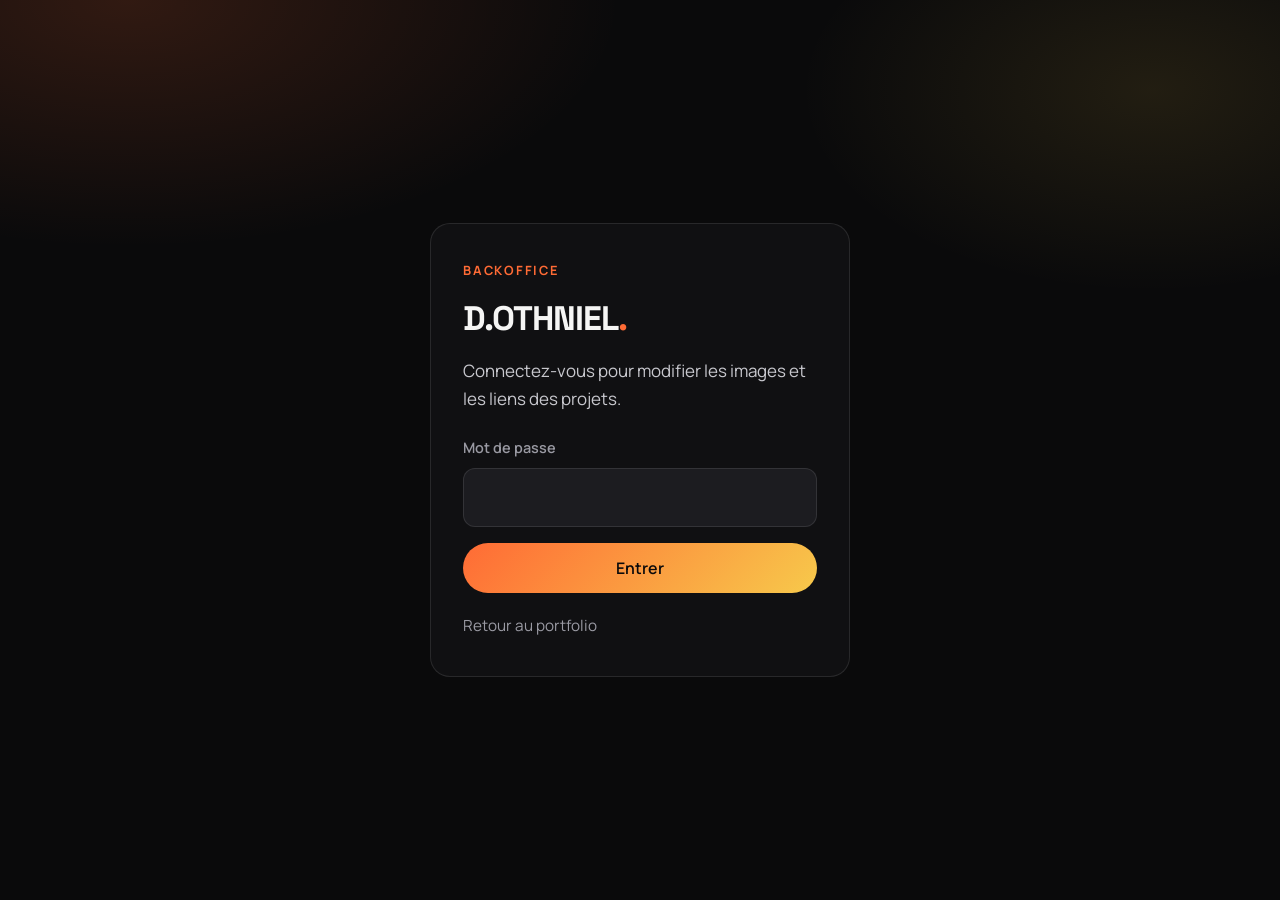
<file: admin.html>
<!DOCTYPE html>
<html lang="fr">
<head>
    <meta charset="UTF-8">
    <meta name="viewport" content="width=device-width, initial-scale=1.0">
    <title>Backoffice | Dominique Othniel</title>
    <link rel="preconnect" href="https://fonts.googleapis.com">
    <link rel="preconnect" href="https://fonts.gstatic.com" crossorigin>
    <link href="https://fonts.googleapis.com/css2?family=Manrope:wght@400;500;600;700;800&family=Space+Grotesk:wght@500;600;700&display=swap" rel="stylesheet">
    <meta name="theme-color" content="#0a0a0b">
    <meta name="robots" content="noindex, nofollow">
    <link rel="icon" href="favicon.svg" type="image/svg+xml">
    <link rel="stylesheet" href="style.css">
    <link rel="stylesheet" href="admin.css">
</head>
<body class="admin-body">
    <div class="admin-shell" id="admin-login" hidden>
        <div class="admin-login-panel">
            <p class="admin-eyebrow">Backoffice</p>
            <h1 class="admin-login-title">D.OTHNIEL<span>.</span></h1>
            <p class="admin-login-copy">Connectez-vous pour modifier les images et les liens des projets.</p>
            <form id="login-form" class="admin-login-form" autocomplete="on">
                <label class="admin-field">
                    <span>Mot de passe</span>
                    <input type="password" id="admin-password" name="password" required autocomplete="current-password">
                </label>
                <p class="admin-error" id="login-error" hidden>Mot de passe incorrect.</p>
                <button type="submit" class="btn btn-primary btn-full">Entrer</button>
            </form>
            <a class="admin-back-link" href="index.html">Retour au portfolio</a>
        </div>
    </div>

    <div class="admin-app" id="admin-app" hidden>
        <header class="admin-topbar">
            <div class="admin-topbar-brand">
                <img src="favicon.svg" alt="" class="nav-mark">
                <div>
                    <p class="admin-eyebrow">Backoffice</p>
                    <h1>Projets</h1>
                </div>
            </div>
            <div class="admin-topbar-actions">
                <a href="index.html" class="btn btn-secondary" target="_blank" rel="noopener noreferrer">Voir le site</a>
                <button type="button" class="btn btn-outline" id="reset-overrides">Réinitialiser</button>
                <button type="button" class="btn btn-primary" id="logout-btn">Déconnexion</button>
            </div>
        </header>

        <main class="admin-main">
            <p class="admin-help">
                Modifiez l’image (fichier local ou chemin / URL) et le lien de chaque projet.
                Les changements sont enregistrés dans ce navigateur et s’affichent tout de suite sur le portfolio.
            </p>
            <div class="admin-status" id="admin-status" role="status" aria-live="polite"></div>
            <div class="admin-list" id="admin-list"></div>
        </main>
    </div>

    <script src="projects-data.js"></script>
    <script src="admin.js"></script>
</body>
</html>
</file>
<file: style.css>
/* ===================================
   CSS Variables & Reset
   =================================== */
:root {
    --bg-primary: #0a0a0b;
    --bg-secondary: #121214;
    --bg-tertiary: #1c1c20;
    --text-primary: #f5f5f4;
    --text-secondary: #c8c8ce;
    --text-muted: #9a9aa3;
    --accent-primary: #ff6b35;
    --accent-secondary: #f7c94b;
    --accent-gradient: linear-gradient(135deg, #ff6b35 0%, #f7c94b 100%);
    --border-color: rgba(255, 255, 255, 0.1);
    --border-hover: rgba(255, 255, 255, 0.2);
    
    --font-display: 'Space Grotesk', -apple-system, BlinkMacSystemFont, 'Segoe UI', sans-serif;
    --font-body: 'Manrope', -apple-system, BlinkMacSystemFont, 'Segoe UI', sans-serif;
    
    --section-padding: clamp(72px, 9vw, 128px);
    --container-padding: clamp(20px, 5vw, 64px);
    --content-max: 1120px;
    
    --transition-fast: 0.2s cubic-bezier(0.4, 0, 0.2, 1);
    --transition-medium: 0.4s cubic-bezier(0.4, 0, 0.2, 1);
    --transition-slow: 0.8s cubic-bezier(0.4, 0, 0.2, 1);
}

*, *::before, *::after {
    margin: 0;
    padding: 0;
    box-sizing: border-box;
}

html {
    scroll-behavior: smooth;
    font-size: 17px;
    -webkit-font-smoothing: antialiased;
    -moz-osx-font-smoothing: grayscale;
    scroll-padding-top: 88px;
}

body {
    font-family: var(--font-body);
    background-color: var(--bg-primary);
    color: var(--text-primary);
    line-height: 1.7;
    overflow-x: hidden;
    cursor: none;
    text-rendering: optimizeLegibility;
    font-feature-settings: "kern" 1;
}

::selection {
    background: rgba(255, 107, 53, 0.35);
    color: var(--text-primary);
}

.section-wrap {
    width: 100%;
    max-width: var(--content-max);
    margin: 0 auto;
}

a {
    text-decoration: none;
    color: inherit;
    cursor: none;
}

button {
    cursor: none;
}

img {
    max-width: 100%;
    display: block;
}

/* ===================================
   Custom Cursor
   =================================== */
.cursor {
    width: 12px;
    height: 12px;
    background: var(--accent-primary);
    border-radius: 50%;
    position: fixed;
    pointer-events: none;
    z-index: 10000;
    mix-blend-mode: difference;
    transform: translate(-50%, -50%);
    transition: transform 0.1s ease, width 0.3s ease, height 0.3s ease;
}

.cursor-follower {
    width: 40px;
    height: 40px;
    border: 1px solid var(--accent-primary);
    border-radius: 50%;
    position: fixed;
    pointer-events: none;
    z-index: 9999;
    transform: translate(-50%, -50%);
    transition: transform 0.15s ease, width 0.3s ease, height 0.3s ease, opacity 0.3s ease;
    opacity: 0.5;
}

.cursor.hover {
    transform: translate(-50%, -50%) scale(3);
    mix-blend-mode: normal;
}

.cursor-follower.hover {
    width: 60px;
    height: 60px;
    opacity: 0.3;
}

@media (max-width: 1024px) {
    .cursor, .cursor-follower {
        display: none;
    }
    body {
        cursor: auto;
    }
    a, button {
        cursor: pointer;
    }
}

/* ===================================
   Loader
   =================================== */
.loader {
    position: fixed;
    inset: 0;
    background: var(--bg-primary);
    display: flex;
    align-items: center;
    justify-content: center;
    z-index: 9999;
    transition: opacity 0.5s ease, visibility 0.5s ease;
}

.loader.hidden {
    opacity: 0;
    visibility: hidden;
}

.loader-text {
    display: flex;
    gap: 3px;
    font-family: var(--font-display);
    font-size: clamp(0.875rem, 2.5vw, 1.25rem);
    font-weight: 700;
    letter-spacing: 0.2em;
    color: var(--text-primary);
}

.loader-text span {
    animation: loadPulse 1.2s ease-in-out infinite;
}

.loader-text span:nth-child(1) { animation-delay: 0s; }
.loader-text span:nth-child(2) { animation-delay: 0.1s; }
.loader-text span:nth-child(3) { animation-delay: 0.2s; }
.loader-text span:nth-child(4) { animation-delay: 0.3s; }
.loader-text span:nth-child(5) { animation-delay: 0.4s; }
.loader-text span:nth-child(6) { animation-delay: 0.5s; }
.loader-text span:nth-child(7) { animation-delay: 0.6s; }
.loader-text span:nth-child(8) { animation-delay: 0.7s; }
.loader-text span:nth-child(9) { animation-delay: 0.8s; }
.loader-text span:nth-child(10) { animation-delay: 0.9s; }

@keyframes loadPulse {
    0%, 100% { opacity: 0.3; transform: translateY(0); }
    50% { opacity: 1; transform: translateY(-8px); }
}

/* ===================================
   Navigation
   =================================== */
.nav {
    position: fixed;
    top: 0;
    left: 0;
    right: 0;
    padding: 16px var(--container-padding);
    display: flex;
    align-items: center;
    justify-content: space-between;
    z-index: 1000;
    background: rgba(10, 10, 11, 0.78);
    backdrop-filter: blur(16px);
    border-bottom: 1px solid transparent;
}

.nav-logo a {
    display: flex;
    align-items: center;
    gap: 10px;
    font-family: var(--font-display);
    font-size: clamp(1.05rem, 2.4vw, 1.35rem);
    font-weight: 700;
    letter-spacing: -0.03em;
}

.nav-mark {
    width: 36px;
    height: 36px;
    border-radius: 10px;
    border: 1px solid var(--border-color);
    flex-shrink: 0;
}

.nav-logo span {
    color: var(--accent-primary);
}

.nav-right {
    display: flex;
    align-items: center;
    gap: 20px;
}

.lang-switch {
    display: flex;
    gap: 2px;
    padding: 3px;
    background: var(--bg-tertiary);
    border: 1px solid var(--border-color);
    border-radius: 100px;
}

.lang-btn {
    min-width: 40px;
    padding: 6px 10px;
    border: none;
    background: transparent;
    color: var(--text-muted);
    font-family: var(--font-body);
    font-size: 0.75rem;
    font-weight: 700;
    letter-spacing: 0.04em;
    border-radius: 100px;
    cursor: none;
    transition: background var(--transition-fast), color var(--transition-fast);
}

.lang-btn.is-active {
    background: var(--accent-primary);
    color: var(--bg-primary);
}

.nav-menu {
    display: flex;
    gap: 40px;
}

.nav-link {
    font-size: 0.95rem;
    font-weight: 500;
    color: var(--text-secondary);
    position: relative;
    transition: color var(--transition-fast);
}

.nav-link::after {
    content: '';
    position: absolute;
    bottom: -4px;
    left: 0;
    width: 0;
    height: 2px;
    background: var(--accent-gradient);
    transition: width var(--transition-medium);
}

.nav-link:hover {
    color: var(--text-primary);
}

.nav-link:hover::after {
    width: 100%;
}

.nav-toggle {
    display: none;
    flex-direction: column;
    gap: 6px;
    padding: 8px;
    background: transparent;
    border: none;
}

.nav-toggle span {
    width: 24px;
    height: 2px;
    background: var(--text-primary);
    transition: transform var(--transition-fast), opacity var(--transition-fast);
}

@media (max-width: 768px) {
    .nav-menu {
        display: none;
    }
    
    .nav-toggle {
        display: flex;
    }
}

/* Mobile Menu */
.mobile-menu {
    position: fixed;
    inset: 0;
    background: var(--bg-primary);
    display: flex;
    flex-direction: column;
    align-items: center;
    justify-content: center;
    gap: 32px;
    z-index: 999;
    opacity: 0;
    visibility: hidden;
    transition: opacity var(--transition-medium), visibility var(--transition-medium);
}

.mobile-menu.active {
    opacity: 1;
    visibility: visible;
}

.mobile-link {
    font-family: var(--font-display);
    font-size: clamp(1.75rem, 6vw, 3rem);
    font-weight: 700;
    color: var(--text-secondary);
    transition: color var(--transition-fast);
}

.mobile-link:hover {
    color: var(--accent-primary);
}

/* ===================================
   Hero Section
   =================================== */
.hero {
    min-height: 100vh;
    min-height: 100dvh;
    display: flex;
    align-items: center;
    position: relative;
    padding: 100px var(--container-padding) 60px;
    overflow: hidden;
}

.hero-stage {
    position: relative;
    z-index: 1;
    width: 100%;
    max-width: 1180px;
    margin: 0 auto;
    display: grid;
    grid-template-columns: minmax(0, 1fr) minmax(280px, 0.92fr);
    align-items: center;
    gap: clamp(16px, 4vw, 48px);
}

.hero-bg {
    position: absolute;
    inset: 0;
    overflow: hidden;
}

.gradient-orb {
    position: absolute;
    border-radius: 50%;
    filter: blur(80px);
    opacity: 0.6;
    animation: float 20s ease-in-out infinite;
}

.gradient-orb-1 {
    width: min(500px, 80vw);
    height: min(500px, 80vw);
    background: var(--accent-primary);
    top: -150px;
    right: -80px;
    opacity: 0.12;
}

.gradient-orb-2 {
    width: min(350px, 60vw);
    height: min(350px, 60vw);
    background: var(--accent-secondary);
    bottom: -80px;
    left: -80px;
    opacity: 0.08;
    animation-delay: -10s;
}

.gradient-orb-3 {
    width: min(250px, 50vw);
    height: min(250px, 50vw);
    background: #8b5cf6;
    top: 50%;
    left: 50%;
    opacity: 0.06;
    animation-delay: -5s;
}

@keyframes float {
    0%, 100% { transform: translate(0, 0) scale(1); }
    33% { transform: translate(20px, -30px) scale(1.05); }
    66% { transform: translate(-15px, 15px) scale(0.95); }
}

.hero-content {
    position: relative;
    max-width: 640px;
    width: 100%;
}

.hero-tag {
    display: inline-block;
    padding: 8px 16px;
    background: var(--bg-tertiary);
    border: 1px solid var(--border-color);
    border-radius: 100px;
    font-size: clamp(0.75rem, 2vw, 0.875rem);
    font-weight: 500;
    color: var(--text-secondary);
    margin-bottom: 24px;
    animation: fadeInUp 0.8s ease backwards;
}

.hero-title {
    font-family: var(--font-display);
    font-size: clamp(2.35rem, 6.4vw, 4.5rem);
    font-weight: 700;
    line-height: 1.06;
    letter-spacing: -0.04em;
    margin-bottom: 20px;
}

.title-line {
    display: block;
    overflow: hidden;
}

.title-line:nth-child(1) { animation: slideIn 0.8s ease backwards 0.2s; }
.title-line:nth-child(2) { animation: slideIn 0.8s ease backwards 0.4s; }
.title-line:nth-child(3) { animation: slideIn 0.8s ease backwards 0.6s; }

.title-line.highlight {
    background: var(--accent-gradient);
    -webkit-background-clip: text;
    -webkit-text-fill-color: transparent;
    background-clip: text;
}

.accent {
    -webkit-text-fill-color: var(--accent-primary);
}

@keyframes slideIn {
    from {
        transform: translateY(100%);
        opacity: 0;
    }
    to {
        transform: translateY(0);
        opacity: 1;
    }
}

@keyframes fadeInUp {
    from {
        transform: translateY(20px);
        opacity: 0;
    }
    to {
        transform: translateY(0);
        opacity: 1;
    }
}

.hero-description {
    font-size: clamp(1.05rem, 2.2vw, 1.2rem);
    color: var(--text-secondary);
    max-width: 38rem;
    margin-bottom: 36px;
    animation: fadeInUp 0.8s ease backwards 0.8s;
    line-height: 1.75;
}

.hero-cta {
    display: flex;
    gap: 12px;
    flex-wrap: wrap;
    animation: fadeInUp 0.8s ease backwards 1s;
}

.hero-tools {
    position: relative;
    height: min(520px, 68vh);
    width: 100%;
    pointer-events: none;
    animation: fadeInUp 1s ease backwards 0.5s;
}

.tool-icon {
    position: absolute;
    left: var(--x);
    top: var(--y);
    width: var(--s);
    height: var(--s);
    transform: translate3d(var(--tx, 0px), var(--ty, 0px), 0);
    will-change: transform;
}

.tool-icon-inner {
    display: flex;
    align-items: center;
    justify-content: center;
    width: 100%;
    height: 100%;
    background: rgba(18, 18, 20, 0.72);
    border: 1px solid rgba(255, 255, 255, 0.12);
    border-radius: 22px;
    box-shadow: 0 18px 40px rgba(0, 0, 0, 0.28);
    backdrop-filter: blur(14px);
    animation: toolFloat var(--t) ease-in-out infinite;
    animation-delay: var(--d);
}

.tool-icon img {
    width: 48%;
    height: 48%;
    object-fit: contain;
}

.tool-invert {
    filter: invert(1);
}

@keyframes toolFloat {
    0%, 100% { transform: translateY(0) rotate(-2deg); }
    50% { transform: translateY(-16px) rotate(3deg); }
}

.hero-scroll {
    position: absolute;
    bottom: 30px;
    left: var(--container-padding);
    display: flex;
    align-items: center;
    gap: 12px;
    font-size: 0.7rem;
    font-weight: 600;
    letter-spacing: 0.15em;
    text-transform: uppercase;
    color: var(--text-muted);
}

.scroll-line {
    width: 1px;
    height: 50px;
    background: var(--border-color);
    position: relative;
    overflow: hidden;
}

.scroll-line::after {
    content: '';
    position: absolute;
    top: 0;
    left: 0;
    width: 100%;
    height: 30%;
    background: var(--accent-primary);
    animation: scrollIndicator 2s ease-in-out infinite;
}

@keyframes scrollIndicator {
    0% { transform: translateY(-100%); }
    100% { transform: translateY(400%); }
}

/* Mobile Hero Adjustments */
@media (max-width: 960px) {
    .hero-stage {
        grid-template-columns: 1fr;
    }

    .hero-tools {
        position: absolute;
        right: 0;
        top: 18%;
        width: min(42vw, 280px);
        height: min(380px, 50vh);
        opacity: 0.55;
        filter: blur(0.2px);
    }
}

@media (max-width: 480px) {
    .hero {
        padding: 90px var(--container-padding) 50px;
        align-items: flex-start;
        padding-top: 120px;
    }
    
    .hero-title {
        font-size: clamp(2rem, 10vw, 2.75rem);
        line-height: 1.15;
        margin-bottom: 20px;
    }
    
    .hero-tag {
        padding: 6px 12px;
        margin-bottom: 20px;
    }
    
    .hero-description {
        font-size: 1.05rem;
        margin-bottom: 28px;
    }

    .hero-tools {
        display: none;
    }
    
    .hero-scroll {
        display: none;
    }
}

/* ===================================
   Buttons
   =================================== */
.btn {
    display: inline-flex;
    align-items: center;
    justify-content: center;
    gap: 10px;
    padding: 14px 28px;
    font-family: var(--font-body);
    font-size: clamp(0.875rem, 2vw, 0.9375rem);
    font-weight: 600;
    border-radius: 100px;
    border: none;
    transition: all var(--transition-medium);
    position: relative;
    overflow: hidden;
    white-space: nowrap;
}

.btn-primary {
    background: var(--accent-gradient);
    color: var(--bg-primary);
}

.btn-primary:hover {
    transform: translateY(-2px);
    box-shadow: 0 16px 32px rgba(255, 107, 53, 0.25);
}

.btn-primary svg {
    width: 18px;
    height: 18px;
    transition: transform var(--transition-fast);
}

.btn-primary:hover svg {
    transform: translate(3px, -3px);
}

.btn-secondary {
    background: transparent;
    color: var(--text-primary);
    border: 1px solid var(--border-color);
}

.btn-secondary:hover {
    border-color: var(--text-primary);
    background: rgba(255, 255, 255, 0.05);
}

.btn-outline {
    background: transparent;
    color: var(--text-primary);
    border: 1px solid var(--border-color);
}

.btn-outline:hover {
    border-color: var(--accent-primary);
    color: var(--accent-primary);
}

.btn-outline svg {
    width: 18px;
    height: 18px;
    transition: transform var(--transition-fast);
}

.btn-outline:hover svg {
    transform: translateX(4px);
}

.btn-full {
    width: 100%;
}

@media (max-width: 480px) {
    .btn {
        padding: 14px 24px;
        font-size: 0.875rem;
        width: 100%;
    }
    
    .hero-cta {
        flex-direction: column;
        width: 100%;
    }
}

/* ===================================
   Marquee
   =================================== */
.marquee {
    padding: 16px 0;
    background: var(--bg-secondary);
    border-top: 1px solid var(--border-color);
    border-bottom: 1px solid var(--border-color);
    overflow: hidden;
}

.marquee-content {
    display: flex;
    gap: 40px;
    animation: marquee 25s linear infinite;
    width: max-content;
}

.marquee-content span {
    font-family: var(--font-display);
    font-size: clamp(0.875rem, 2vw, 1.125rem);
    font-weight: 600;
    white-space: nowrap;
    color: var(--text-secondary);
}

.marquee-dot {
    color: var(--accent-primary) !important;
    font-size: 0.625rem !important;
}

@keyframes marquee {
    0% { transform: translateX(0); }
    100% { transform: translateX(-50%); }
}

/* ===================================
   Projects Section
   =================================== */
.projects {
    padding: var(--section-padding) var(--container-padding);
}

.section-header {
    margin-bottom: 40px;
    max-width: 40rem;
}

.section-tag {
    display: inline-block;
    font-size: 0.8rem;
    font-weight: 700;
    letter-spacing: 0.12em;
    text-transform: uppercase;
    color: var(--accent-primary);
    margin-bottom: 10px;
}

.section-title {
    font-family: var(--font-display);
    font-size: clamp(1.85rem, 4.5vw, 2.6rem);
    font-weight: 700;
    letter-spacing: -0.02em;
    line-height: 1.2;
}

.section-intro {
    margin-top: 12px;
    font-size: 1.05rem;
    color: var(--text-secondary);
    line-height: 1.65;
}

.projects-grid {
    display: grid;
    grid-template-columns: 1fr;
    gap: 24px;
    margin-bottom: 48px;
}

@media (min-width: 768px) {
    .projects-grid {
        grid-template-columns: repeat(2, 1fr);
        gap: 28px;
    }
    
    .project-card-large,
    .project-card-wide {
        grid-column: span 2;
    }
}

.project-card {
    background: var(--bg-secondary);
    border-radius: 18px;
    overflow: hidden;
    border: 1px solid var(--border-color);
    transition: transform var(--transition-medium), border-color var(--transition-medium);
}

.project-card:hover,
.project-card:focus-within {
    transform: translateY(-4px);
    border-color: var(--border-hover);
}

.project-card:focus-within {
    border-color: var(--accent-primary);
}

.project-hit:focus-visible {
    outline: 2px solid var(--accent-primary);
    outline-offset: 4px;
}

.btn:focus-visible,
.nav-link:focus-visible,
.lang-btn:focus-visible,
.contact-link:focus-visible,
.social-link:focus-visible {
    outline: 2px solid var(--accent-primary);
    outline-offset: 3px;
}

.project-image {
    position: relative;
    aspect-ratio: 16 / 10;
    overflow: hidden;
    background: var(--bg-tertiary);
}

.project-image img {
    width: 100%;
    height: 100%;
    object-fit: cover;
    object-position: top;
    transition: transform var(--transition-slow);
}

.project-card:hover .project-image img {
    transform: scale(1.03);
}

.project-gallery {
    display: grid;
    grid-template-columns: 1.35fr 1fr;
    grid-template-rows: repeat(2, 1fr);
    width: 100%;
    height: 100%;
    gap: 1px;
    background: var(--border-color);
}

.project-gallery img {
    width: 100%;
    height: 100%;
    object-fit: cover;
}

.project-gallery img:first-child {
    grid-row: span 2;
    object-position: top;
}

.project-card-large .project-image {
    aspect-ratio: 21 / 9;
}

@media (max-width: 768px) {
    .project-card-large .project-image {
        aspect-ratio: 16 / 10;
    }

    .project-gallery {
        grid-template-columns: 1fr;
        grid-template-rows: 1fr;
    }

    .project-gallery img:not(:first-child) {
        display: none;
    }
}

.project-placeholder {
    width: 100%;
    height: 100%;
    background: var(--gradient);
    display: flex;
    align-items: center;
    justify-content: center;
    transition: transform var(--transition-slow);
}

.project-card:hover .project-placeholder {
    transform: scale(1.05);
}

.project-placeholder span {
    font-family: var(--font-display);
    font-size: clamp(3rem, 8vw, 6rem);
    font-weight: 800;
    color: rgba(255, 255, 255, 0.1);
}

.project-info {
    padding: 22px 22px 24px;
    display: flex;
    flex-direction: column;
    flex: 1;
}

.project-tags {
    display: flex;
    gap: 8px;
    flex-wrap: wrap;
    margin-bottom: 12px;
}

.project-tags span {
    padding: 5px 11px;
    background: var(--bg-tertiary);
    border-radius: 100px;
    font-size: 0.75rem;
    font-weight: 600;
    color: var(--text-muted);
    letter-spacing: 0.02em;
}

.project-title {
    font-family: var(--font-display);
    font-size: clamp(1.2rem, 2.4vw, 1.45rem);
    font-weight: 700;
    margin-bottom: 8px;
    letter-spacing: -0.02em;
}

.project-description {
    font-size: 1rem;
    color: var(--text-secondary);
    line-height: 1.65;
    max-width: 42rem;
}

.project-cta {
    display: inline-flex;
    align-items: center;
    gap: 6px;
    margin-top: 16px;
    font-size: 0.92rem;
    font-weight: 600;
    color: var(--accent-primary);
}

.project-cta::after {
    content: '↗';
    font-size: 0.85em;
    transition: transform var(--transition-fast);
}

.project-card:hover .project-cta::after {
    transform: translate(2px, -2px);
}

.projects-cta {
    display: flex;
    justify-content: center;
}

/* ===================================
   About Section
   =================================== */
.about {
    padding: var(--section-padding) var(--container-padding);
    background: var(--bg-secondary);
}

.about-container {
    display: grid;
    grid-template-columns: 1fr;
    gap: 48px;
    align-items: start;
    max-width: var(--content-max);
    margin: 0 auto;
}

@media (min-width: 992px) {
    .about-container {
        grid-template-columns: 1fr 1fr;
        gap: 64px;
    }
}

.about-visual {
    display: flex;
    flex-direction: column;
    gap: 24px;
}

.about-image {
    position: relative;
    border-radius: 20px;
    overflow: hidden;
    aspect-ratio: 4 / 3;
}

.about-image img {
    width: 100%;
    height: 100%;
    object-fit: cover;
}

@media (min-width: 992px) {
    .about-image {
        aspect-ratio: 4 / 5;
    }
}

.image-placeholder {
    width: 100%;
    height: 100%;
    background: linear-gradient(135deg, var(--bg-tertiary), var(--bg-primary));
    display: flex;
    align-items: center;
    justify-content: center;
    font-family: var(--font-display);
    font-size: 1.25rem;
    font-weight: 600;
    color: var(--text-muted);
}

.about-stats {
    display: grid;
    grid-template-columns: repeat(3, 1fr);
    gap: 12px;
}

.stat {
    text-align: center;
    padding: 16px 12px;
    background: var(--bg-primary);
    border-radius: 12px;
    border: 1px solid var(--border-color);
}

.stat-number {
    display: block;
    font-family: var(--font-display);
    font-size: clamp(1.5rem, 4vw, 2.25rem);
    font-weight: 700;
    background: var(--accent-gradient);
    -webkit-background-clip: text;
    -webkit-text-fill-color: transparent;
    background-clip: text;
    margin-bottom: 2px;
}

.stat-label {
    font-size: 0.8rem;
    color: var(--text-muted);
    line-height: 1.3;
}

.about-content {
    max-width: 36rem;
}

.about-title {
    font-family: var(--font-display);
    font-size: clamp(1.55rem, 3.5vw, 2.1rem);
    font-weight: 700;
    line-height: 1.28;
    margin-bottom: 20px;
}

.about-text {
    font-size: 1.05rem;
    color: var(--text-secondary);
    margin-bottom: 16px;
    line-height: 1.75;
}

.skills {
    margin-top: 32px;
}

.skills-title {
    font-family: var(--font-display);
    font-size: 0.9375rem;
    font-weight: 700;
    margin-bottom: 14px;
}

.skills-list {
    display: flex;
    gap: 10px;
    flex-wrap: wrap;
}

.skill-tag {
    padding: 8px 14px;
    background: var(--bg-primary);
    border: 1px solid var(--border-color);
    border-radius: 100px;
    font-size: 0.875rem;
    font-weight: 500;
    color: var(--text-secondary);
    transition: all var(--transition-fast);
}

.skill-tag:hover {
    border-color: var(--accent-primary);
    color: var(--accent-primary);
}

/* ===================================
   Contact Section
   =================================== */
.contact {
    padding: var(--section-padding) var(--container-padding);
    position: relative;
    overflow: hidden;
}

.contact-bg {
    position: absolute;
    inset: 0;
    pointer-events: none;
}

.gradient-orb-4 {
    width: min(600px, 100vw);
    height: min(600px, 100vw);
    background: var(--accent-primary);
    bottom: -300px;
    right: -150px;
    opacity: 0.06;
    filter: blur(120px);
}

.contact-container {
    position: relative;
    max-width: 1100px;
    margin: 0 auto;
}

.contact-header {
    margin-bottom: 48px;
}

.contact-title {
    font-family: var(--font-display);
    font-size: clamp(2rem, 5vw, 3.1rem);
    font-weight: 700;
    line-height: 1.18;
}

.contact-title .highlight {
    background: var(--accent-gradient);
    -webkit-background-clip: text;
    -webkit-text-fill-color: transparent;
    background-clip: text;
}

.contact-content {
    display: grid;
    grid-template-columns: 1fr;
    gap: 40px;
}

@media (min-width: 768px) {
    .contact-content {
        grid-template-columns: 1fr 1fr;
        gap: 60px;
    }
}

.contact-info {
    display: flex;
    flex-direction: column;
    gap: 20px;
}

.contact-link {
    display: flex;
    flex-direction: column;
    gap: 4px;
    padding: 20px;
    background: var(--bg-secondary);
    border: 1px solid var(--border-color);
    border-radius: 14px;
    transition: all var(--transition-medium);
}

.contact-link:hover {
    border-color: var(--accent-primary);
    transform: translateX(6px);
}

.link-label {
    font-size: 0.7rem;
    font-weight: 600;
    color: var(--text-muted);
    text-transform: uppercase;
    letter-spacing: 0.1em;
}

.link-value {
    font-family: var(--font-display);
    font-size: clamp(1.05rem, 2.4vw, 1.2rem);
    font-weight: 600;
    word-break: break-word;
}

.contact-socials {
    display: flex;
    gap: 12px;
    padding-top: 12px;
}

.social-link {
    width: 44px;
    height: 44px;
    display: flex;
    align-items: center;
    justify-content: center;
    background: var(--bg-secondary);
    border: 1px solid var(--border-color);
    border-radius: 50%;
    color: var(--text-secondary);
    transition: all var(--transition-fast);
}

.social-link svg {
    width: 20px;
    height: 20px;
}

.social-link:hover {
    border-color: var(--accent-primary);
    color: var(--accent-primary);
    transform: translateY(-3px);
}

/* Contact Form */
.contact-form {
    display: flex;
    flex-direction: column;
    gap: 20px;
}

.form-group {
    position: relative;
}

.form-group input,
.form-group textarea {
    width: 100%;
    padding: 18px 20px;
    background: var(--bg-secondary);
    border: 1px solid var(--border-color);
    border-radius: 14px;
    font-family: var(--font-body);
    font-size: 1rem;
    color: var(--text-primary);
    transition: border-color var(--transition-fast);
    resize: none;
}

.form-group input:focus,
.form-group textarea:focus {
    outline: none;
    border-color: var(--accent-primary);
}

.form-group label {
    position: absolute;
    left: 20px;
    top: 50%;
    transform: translateY(-50%);
    font-size: 0.9375rem;
    color: var(--text-muted);
    pointer-events: none;
    transition: all var(--transition-fast);
}

.form-group textarea ~ label {
    top: 18px;
    transform: translateY(0);
}

.form-group input:focus ~ label,
.form-group input:not(:placeholder-shown) ~ label,
.form-group textarea:focus ~ label,
.form-group textarea:not(:placeholder-shown) ~ label {
    top: -10px;
    left: 14px;
    font-size: 0.7rem;
    background: var(--bg-primary);
    padding: 2px 8px;
    border-radius: 4px;
    color: var(--accent-primary);
}

/* ===================================
   Footer
   =================================== */
.footer {
    padding: 32px var(--container-padding);
    border-top: 1px solid var(--border-color);
}

.footer-container {
    display: flex;
    align-items: center;
    justify-content: space-between;
    flex-wrap: wrap;
    gap: 20px;
}

.footer-logo {
    display: inline-flex;
    align-items: center;
    gap: 10px;
    font-family: var(--font-display);
    font-size: 1.125rem;
    font-weight: 700;
}

.footer-logo .nav-mark {
    width: 32px;
    height: 32px;
}

.footer-logo span {
    color: var(--accent-primary);
}

.footer-text {
    font-size: 0.9rem;
    color: var(--text-muted);
    margin-top: 6px;
}

.footer-copyright {
    font-size: 0.9rem;
    color: var(--text-muted);
}

@media (max-width: 480px) {
    .footer-container {
        flex-direction: column;
        text-align: center;
    }
}

@media (prefers-reduced-motion: reduce) {
    html {
        scroll-behavior: auto;
    }

    *,
    *::before,
    *::after {
        animation-duration: 0.01ms !important;
        animation-iteration-count: 1 !important;
        transition-duration: 0.01ms !important;
    }

    .marquee-content {
        animation: none;
    }
}
</file>
<file: admin.css>
.admin-body {
    cursor: auto;
    min-height: 100vh;
    background:
        radial-gradient(ellipse 70% 50% at 10% 0%, rgba(255, 107, 53, 0.16), transparent 55%),
        radial-gradient(ellipse 55% 45% at 90% 10%, rgba(247, 201, 75, 0.1), transparent 50%),
        var(--bg-primary);
}

.admin-body a,
.admin-body button,
.admin-body input,
.admin-body label {
    cursor: auto;
}

.admin-shell {
    min-height: 100vh;
    display: grid;
    place-items: center;
    padding: 32px 20px;
}

.admin-login-panel {
    width: min(100%, 420px);
    padding: 36px 32px;
    background: rgba(18, 18, 20, 0.92);
    border: 1px solid var(--border-color);
    border-radius: 20px;
}

.admin-eyebrow {
    font-size: 0.75rem;
    font-weight: 700;
    letter-spacing: 0.14em;
    text-transform: uppercase;
    color: var(--accent-primary);
    margin-bottom: 8px;
}

.admin-login-title {
    font-family: var(--font-display);
    font-size: 2rem;
    letter-spacing: -0.03em;
    margin-bottom: 10px;
}

.admin-login-title span {
    color: var(--accent-primary);
}

.admin-login-copy {
    color: var(--text-secondary);
    margin-bottom: 24px;
    line-height: 1.6;
}

.admin-login-form {
    display: grid;
    gap: 16px;
}

.admin-field {
    display: grid;
    gap: 8px;
}

.admin-field > span {
    font-size: 0.85rem;
    font-weight: 600;
    color: var(--text-muted);
}

.admin-field input,
.admin-editor input[type="url"],
.admin-editor input[type="text"] {
    width: 100%;
    padding: 14px 16px;
    border-radius: 12px;
    border: 1px solid var(--border-color);
    background: var(--bg-tertiary);
    color: var(--text-primary);
    font: inherit;
    outline: none;
    transition: border-color var(--transition-fast);
}

.admin-field input:focus,
.admin-editor input[type="url"]:focus,
.admin-editor input[type="text"]:focus {
    border-color: var(--accent-primary);
}

.admin-error {
    color: #ff8d8d;
    font-size: 0.9rem;
}

.admin-back-link {
    display: inline-block;
    margin-top: 20px;
    color: var(--text-muted);
    font-size: 0.9rem;
}

.admin-back-link:hover {
    color: var(--accent-secondary);
}

.admin-app {
    max-width: 980px;
    margin: 0 auto;
    padding: 28px 20px 80px;
}

.admin-topbar {
    display: flex;
    flex-wrap: wrap;
    align-items: center;
    justify-content: space-between;
    gap: 20px;
    margin-bottom: 28px;
    padding-bottom: 20px;
    border-bottom: 1px solid var(--border-color);
}

.admin-topbar-brand {
    display: flex;
    align-items: center;
    gap: 14px;
}

.admin-topbar-brand h1 {
    font-family: var(--font-display);
    font-size: 1.6rem;
    letter-spacing: -0.02em;
}

.admin-topbar-actions {
    display: flex;
    flex-wrap: wrap;
    gap: 10px;
}

.admin-help {
    color: var(--text-secondary);
    max-width: 46rem;
    margin-bottom: 20px;
    line-height: 1.65;
}

.admin-status {
    min-height: 1.4em;
    margin-bottom: 18px;
    font-size: 0.95rem;
    font-weight: 600;
    color: var(--accent-secondary);
}

.admin-list {
    display: grid;
    gap: 18px;
}

.admin-card {
    display: grid;
    grid-template-columns: 180px 1fr;
    gap: 20px;
    padding: 18px;
    background: rgba(18, 18, 20, 0.88);
    border: 1px solid var(--border-color);
    border-radius: 18px;
}

.admin-preview {
    aspect-ratio: 16 / 10;
    border-radius: 12px;
    overflow: hidden;
    background: var(--bg-tertiary);
    border: 1px solid var(--border-color);
}

.admin-preview img {
    width: 100%;
    height: 100%;
    object-fit: cover;
    object-position: top;
}

.admin-preview-gallery {
    display: grid;
    grid-template-columns: 1.2fr 1fr;
    grid-template-rows: 1fr 1fr;
    height: 100%;
    gap: 1px;
    background: var(--border-color);
}

.admin-preview-gallery img:first-child {
    grid-row: span 2;
}

.admin-editor {
    display: grid;
    gap: 14px;
    min-width: 0;
}

.admin-editor h2 {
    font-family: var(--font-display);
    font-size: 1.2rem;
    letter-spacing: -0.02em;
}

.admin-editor-row {
    display: grid;
    gap: 8px;
}

.admin-editor-row label {
    font-size: 0.82rem;
    font-weight: 600;
    color: var(--text-muted);
}

.admin-file-row {
    display: flex;
    flex-wrap: wrap;
    gap: 10px;
    align-items: center;
}

.admin-file-row input[type="file"] {
    max-width: 100%;
    color: var(--text-secondary);
    font-size: 0.85rem;
}

.admin-card-actions {
    display: flex;
    flex-wrap: wrap;
    gap: 10px;
    margin-top: 4px;
}

.admin-gallery-fields {
    display: grid;
    gap: 12px;
    padding: 12px;
    border: 1px dashed var(--border-color);
    border-radius: 12px;
}

.admin-gallery-item {
    display: grid;
    gap: 8px;
}

@media (max-width: 720px) {
    .admin-card {
        grid-template-columns: 1fr;
    }

    .admin-preview {
        max-width: 320px;
    }

    .admin-topbar-actions .btn {
        width: auto;
    }
}
</file>
